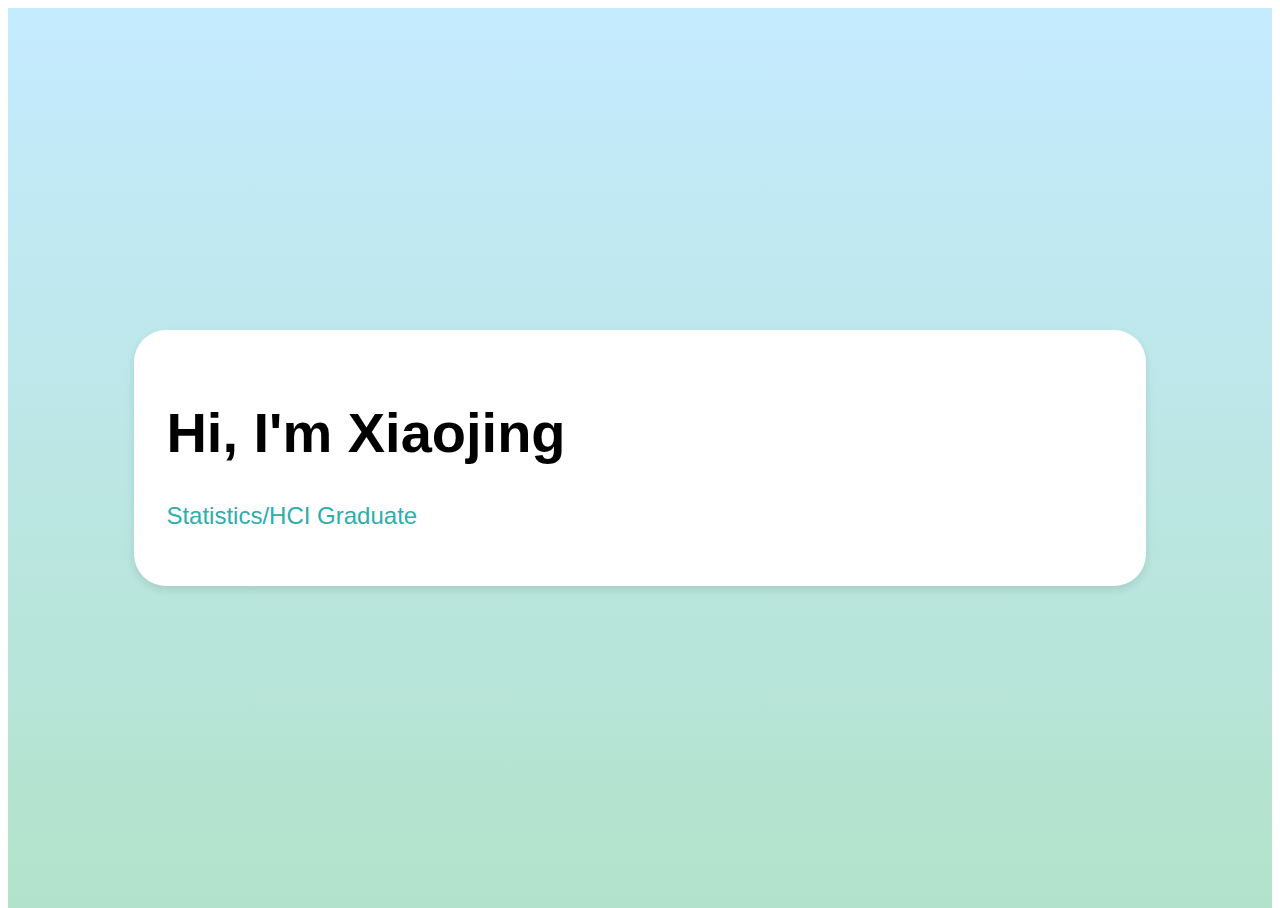
<file: index.html>
<!DOCTYPE html>
<html lang="en">
<head>
<meta charset="UTF-8">
<meta name="viewport" content="width=device-width, initial-scale=1.0">
<!-- <link rel="stylesheet" href="styles.css"> -->
<title>Xiaojing (Jing) Portfolio</title>
<style>
  body, html {
    font-family: 'Calibri',sans-serif;
    height: 100%;
  }
  .container {
    display: flex;
    justify-content: center;
    align-items: center; 
    height: 100vh; 
    box-sizing: border-box;
    background: linear-gradient(to top, rgba(146, 214, 180, 0.7), rgba(172, 226, 255, 0.7));
  }
  /* .content {
  display: flex;
  width: 72%;  
  align-items: center; 
  background: white;
  padding: 50px; 
  margin: 0 40px; 
  box-shadow: 0 4px 8px rgba(0, 0, 0, 0.1); 
  border-radius: 25px; 
  box-sizing: border-box;
} */
  .content {
    display: flex;
    flex-wrap: wrap;
    justify-content: center;
    width: 80%; /* Use percentage for width to be relative to the viewport */
    align-items: center;
    background: white;
    padding: 2rem; /* Use rem for padding to scale with root font size */
    margin: 0 auto; /* Center the content with auto margins */
    box-shadow: 0 4px 8px rgba(0, 0, 0, 0.1);
    border-radius: 2rem; 
    box-sizing: border-box;
  }

  @media (max-width: 768px) {
    .content {
      padding: 1rem; 
      border-radius: 1rem; 
    }
}
  .text-section {
      text-align: left;
      flex: 1;
    }
/* 
  .text-section {
    text-align: left;
    flex: 1;
  }
  .profile-pic {
  width: 80%; 
  max-width: 320px; 
  min-width: 150px; 
  height: auto; 
  background-image: url('images/profile2.jpg');
  background-size: cover;
  background-position: center;
  border-radius: 50%;
  margin: 20px auto; 
} */


/* Use rem for font sizes and margins to scale based on root font size */
h1{
  font-size : clamp(2rem, 10vw, 3.5rem);
}

.subtext {
  font-size: 1.5rem; 
  margin-top: 1rem;
  color:rgb(46, 173, 173);

}

/* p, .contact, .subtext {
  font-size: 1.25rem; 
  margin-top: 1rem;
} */
/* 
@media (max-width: 768px) {
 
  html {
    font-size: 14px; 
  }

  .profile-pic {
    width: 90%;
  }

  h1 {
    font-size: 3rem; 
  }
  p, .contact, .subtext {
    font-size: 1rem;
  }
}
  a {
    color: #399ed4;
    text-decoration: none;
  }
  a:hover {
    font-weight:bold;
  } */
</style>
</head>


<body>
<div class="container">
  <!-- <button  type="button" onclick="changePage(-1)" class="arrow left">&#10094;</button> -->
  <div class="content">
    <div class="text-section">
      <h1>Hi, I'm Xiaojing</h1>
      <p class = "subtext">Statistics/HCI Graduate</p>
      <!-- <p class="intro">
        Welcome &#x1F60A; This portfolio site showcases three of my latest projects:
        <a href="project_1.html">"Browsing Insights"</a>, a Chrome extension for advanced web history filtering, comparison, and visualization;
        <a href="project_2.html">"Netflix Originals Analysis"</a>, which uses web scraping and data visualization with Python to uncover Netflix production trends and IMDb audience reception;
        and <a href="project_3.html">"Twist-Con"</a>, a project dedicated to designing a VR controller that specifically enhances haptic feedback for twisting motions across various scenarios.
      </p>      
      <p class="contact">contact: xjing225@gmail.com | (61) 415860885 </p>
    </div>
    <div class="profile-pic"></div> -->
  </div>
  <!-- <button type="button" onclick="changePage(1)" class="arrow right">&#10095;</button> -->
</div>

<!-- <div class="navigation">
  <a href="index.html" class="dot active">1</a>
  <a href="project_1.html" class="dot">2</a>
  <a href="project_2.html" class="dot">3</a>
  <a href="project_3.html" class="dot">4</a>
</div> -->
<!-- <script src="navigation.js"></script> -->
</body>
</html>
</file>
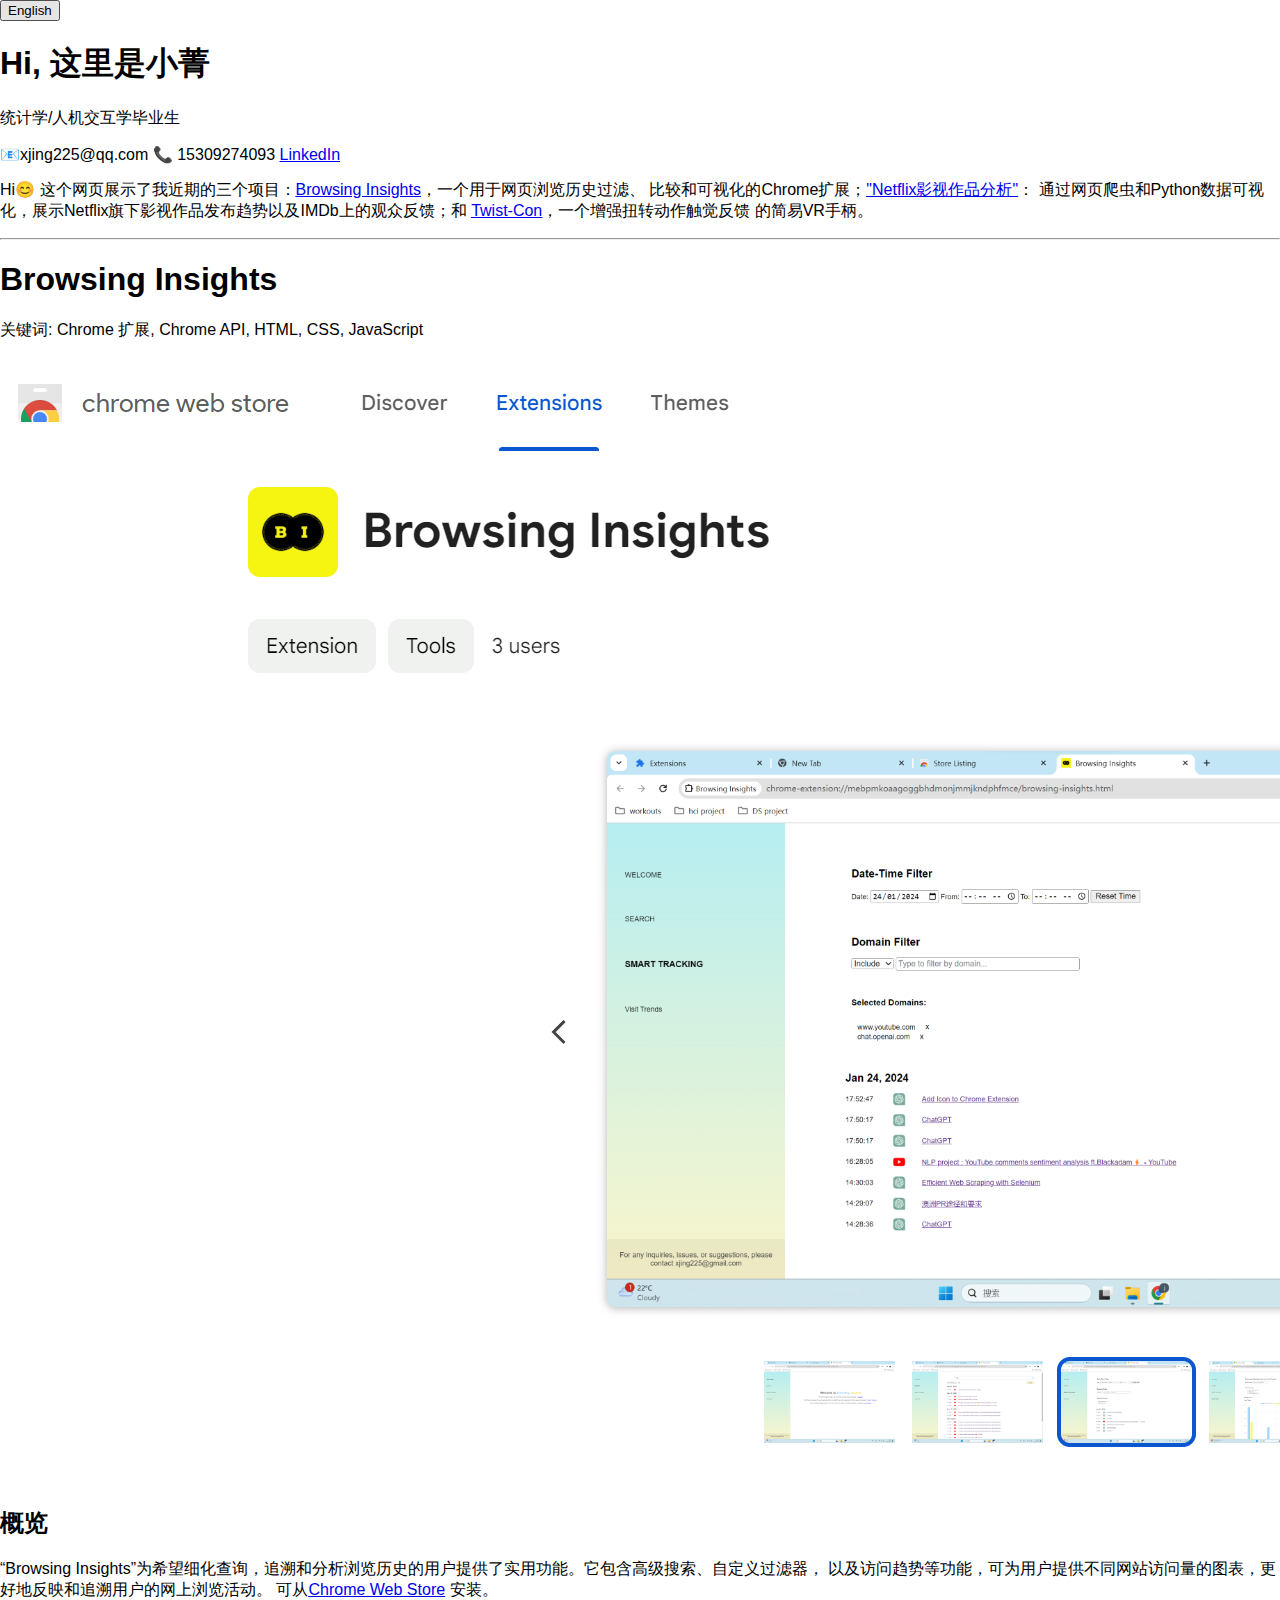
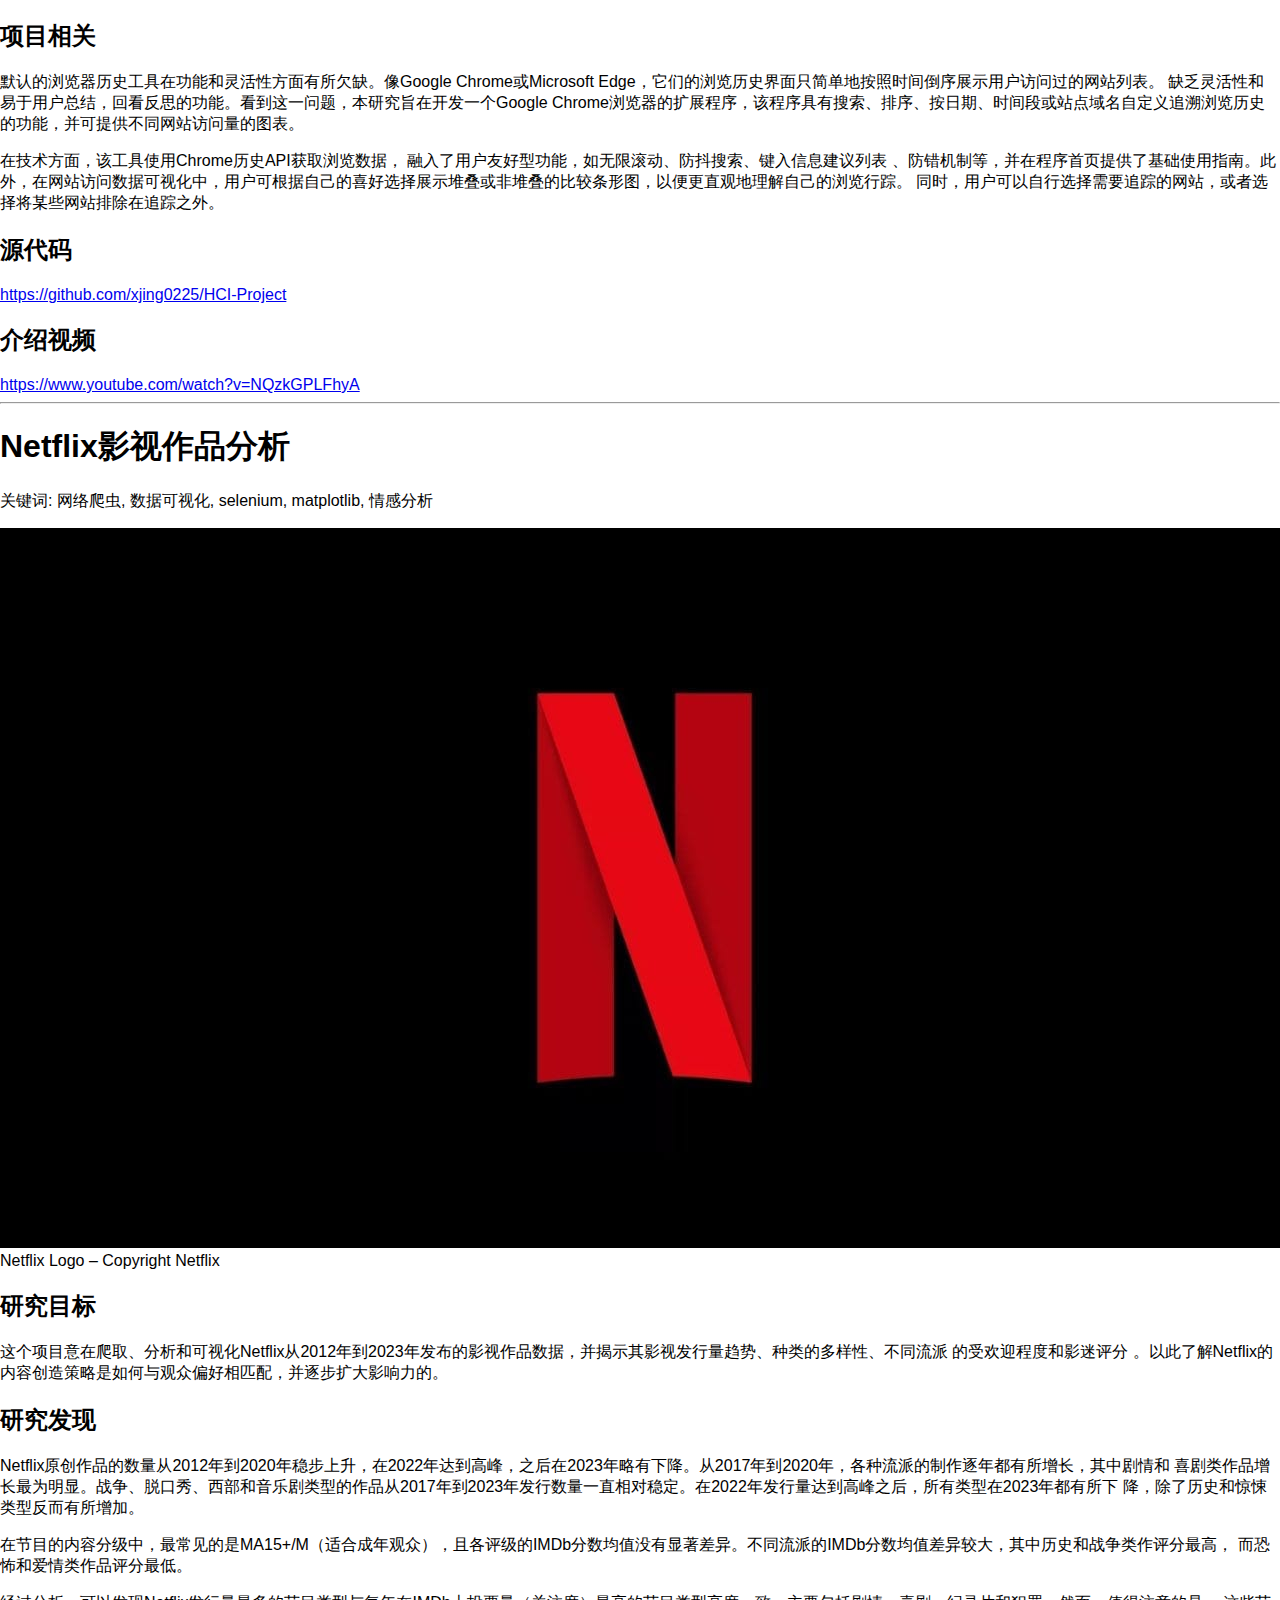
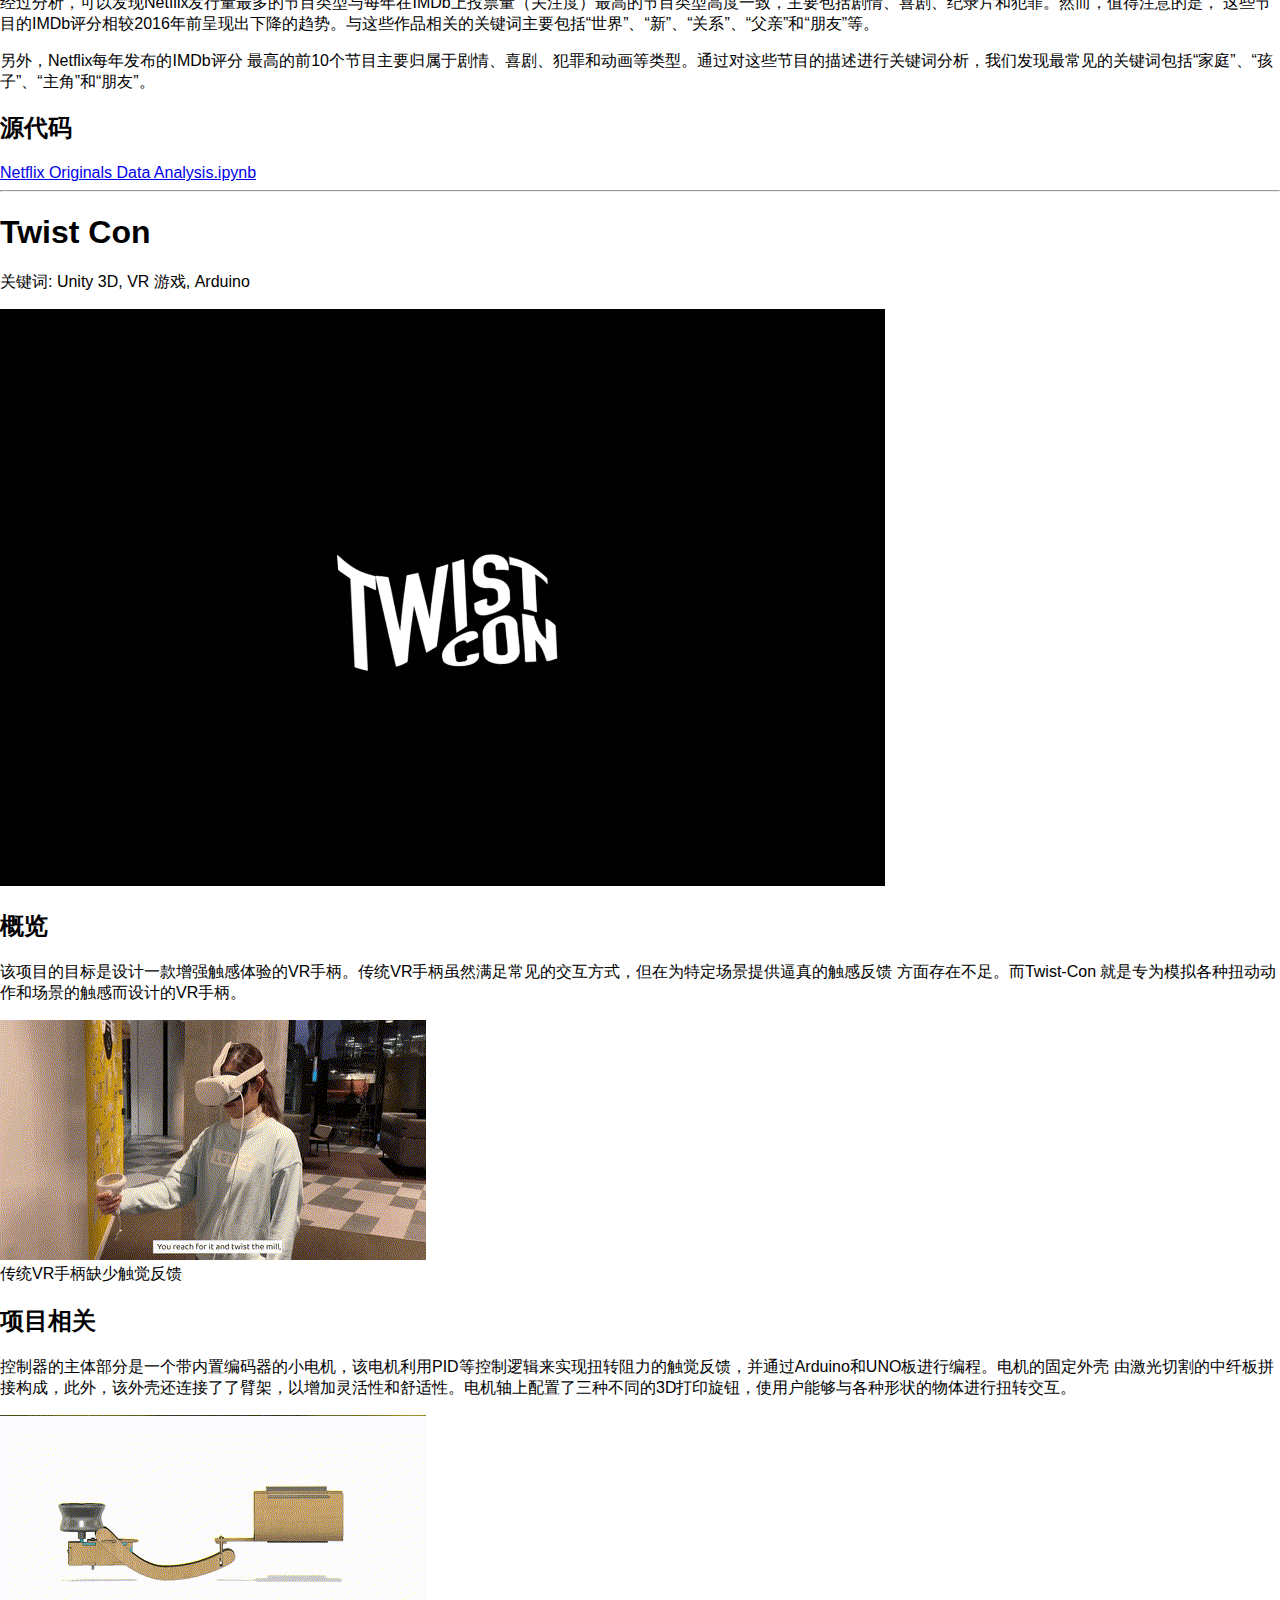
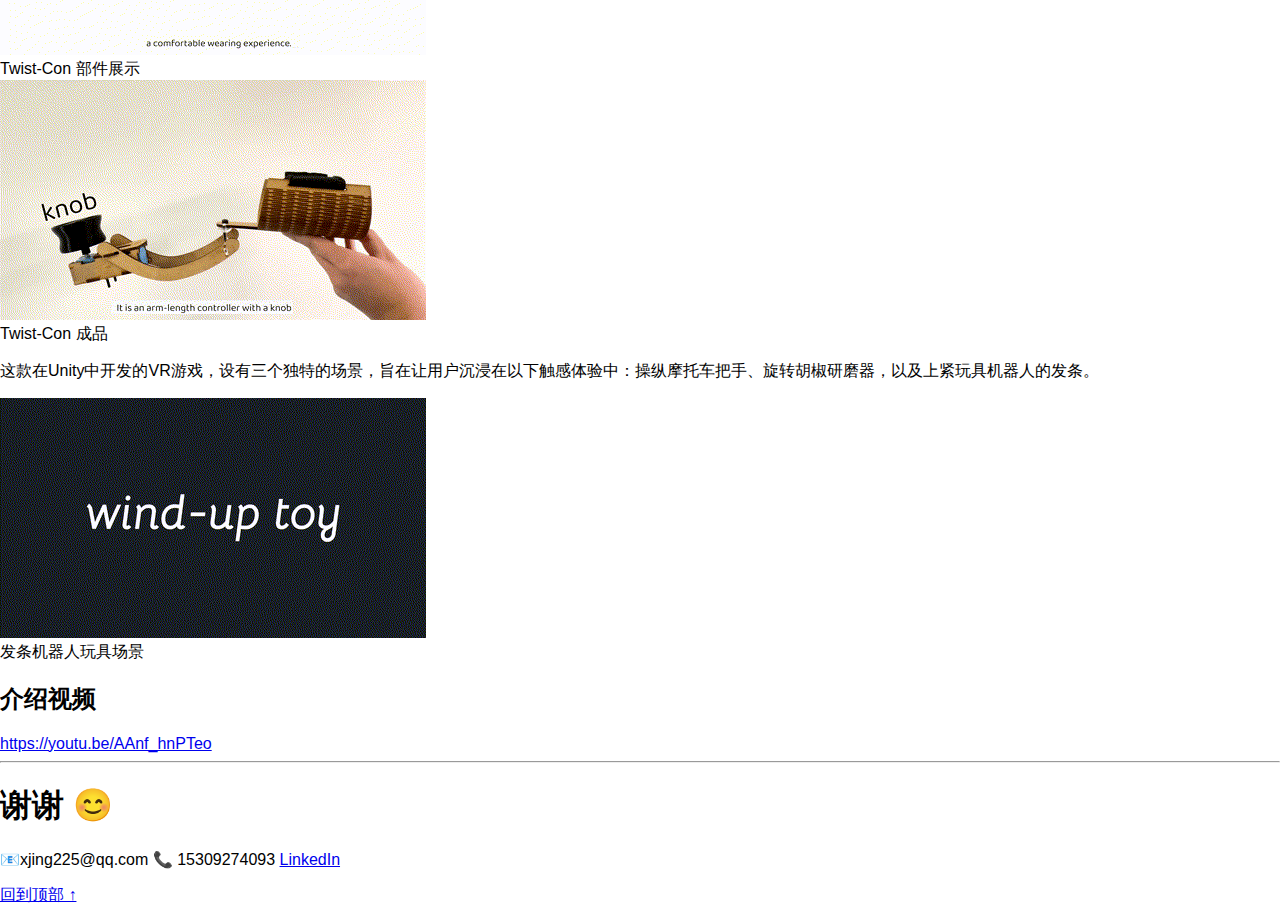
<file: index_cn.html>
<!DOCTYPE html>
<html lang="en">
<head>
<meta charset="UTF-8">
<meta name="viewport" content="width=device-width, initial-scale=1.0">
<title>Xiaojing (Jing) Portfolio</title>
<link rel="stylesheet" type="text/css" href="styles.css">
</head>
<body>
  
<div class="background">
  <div class="content">
    <div class="button-container">
      <button onclick="window.location.href='index.html';" class="language-switch">English</button>
    </div>
    <div id="section0"></div>
    <h1>Hi, 这里是小菁</h1>
    <p class = "subtext">统计学/人机交互学毕业生</p>
    <p class="subtext">&#128231;xjing225@qq.com &#x1F4DE; 15309274093 <a class = "subtext-l" href="https://www.linkedin.com/in/xiaojing-guo-3b944527b/">LinkedIn </a></p>
    <!-- <figure class="profile-pic">
      <img src="images/profile2.jpg" alt="Profile Photo"/>
    </figure> -->
    <p class="intro">
      Hi😊 这个网页展示了我近期的三个项目：<a href="#section1"><u>Browsing Insights</u></a>，一个用于网页浏览历史过滤、
      比较和可视化的Chrome扩展；<a href="#section2"><u>"Netflix影视作品分析"</u></a>：
      通过网页爬虫和Python数据可视化，展示Netflix旗下影视作品发布趋势以及IMDb上的观众反馈；和 <a href="#section3"><u>Twist-Con</u></a>，一个增强扭转动作触觉反馈
      的简易VR手柄。
    </p>
        
    <!-- project 1  -->
    <div id="section1"></div>
    <hr class="divider1">
    <h1>Browsing Insights</h1>
    <p class="subtext-b">关键词: Chrome 扩展, Chrome API, HTML, CSS, JavaScript</p>
    <div class="project-pic">
      <img src="images/bi.png" alt="Browsing Insights"/>
    </div>
    <h2>概览</h2>
      <p>“Browsing Insights”为希望细化查询，追溯和分析浏览历史的用户提供了实用功能。它包含高级搜索、自定义过滤器，
        以及访问趋势等功能，可为用户提供不同网站访问量的图表，更好地反映和追溯用户的网上浏览活动。
        可从<a href="https://chromewebstore.google.com/detail/browsing-insights/bfmammhikjndhdpnlldacijbmnlmjbii"><u>Chrome Web Store</u></a>
        安装。</p>
    <h2>项目相关</h2>
      <p>默认的浏览器历史工具在功能和灵活性方面有所欠缺。像Google Chrome或Microsoft Edge，它们的浏览历史界面只简单地按照时间倒序展示用户访问过的网站列表。
        缺乏<span class = "highlight">灵活性</span>和易于用户<span class = "highlight">总结，回看反思</span>的功能。看到这一问题，本研究旨在开发一个Google 
        Chrome浏览器的扩展程序，该程序具有搜索、排序、按日期、时间段或站点域名自定义追溯浏览历史的功能，并可提供不同网站访问量的图表。</p>
      <p>在技术方面，该工具使用Chrome历史API获取浏览数据， 融入了<span class = "highlight">用户友好型功能</span>，如无限滚动、防抖搜索、键入信息建议列表
        、防错机制等，并在程序首页提供了基础使用指南。此外，在网站访问数据可视化中，用户可根据自己的喜好选择展示堆叠或非堆叠的比较条形图，以便更直观地理解自己的浏览行踪。
        同时，用户可以自行选择需要追踪的网站，或者选择将某些网站排除在追踪之外。
    <h2>源代码</h2>
    <a href="https://github.com/xjing0225/HCI-Project">https://github.com/xjing0225/HCI-Project</a>
    <h2>介绍视频</h2>
    <a href="https://www.youtube.com/watch?v=NQzkGPLFhyA">https://www.youtube.com/watch?v=NQzkGPLFhyA</a>
  
      <!-- project 2  -->
      <div id="section2"></div>
      <hr class="divider2">
        <h1>Netflix影视作品分析</h1>
        <p class="subtext-b">关键词: 网络爬虫, 数据可视化, selenium, matplotlib, 情感分析</p>
        <div class="project-pic">
          <img src="images/nf.jpg" alt="Netflix Logo" />
          <figcaption>Netflix Logo – Copyright Netflix</figcaption>
        </div>
        <h2>研究目标</h2>
        <p>这个项目意在爬取、分析和可视化Netflix从2012年到2023年发布的影视作品数据，并揭示其影视<span class = "highlight">发行量趋势、种类的多样性、不同流派
          的受欢迎程度和影迷评分 </span>。以此了解Netflix的内容创造策略是如何与观众偏好相匹配，并逐步扩大影响力的。</p>
        <h2>研究发现</h2>
        <p>Netflix原创作品的数量从2012年到2020年稳步上升，在2022年达到高峰，之后在2023年略有下降。从2017年到2020年，各种流派的制作逐年都有所增长，其中剧情和
          喜剧类作品增长最为明显。战争、脱口秀、西部和音乐剧类型的作品从2017年到2023年发行数量一直相对稳定。在2022年发行量达到高峰之后，所有类型在2023年都有所下
          降，除了历史和惊悚类型反而有所增加。</p>
        <p>在节目的内容分级中，最常见的是MA15+/M（适合成年观众），且各评级的IMDb分数均值没有显著差异。不同流派的IMDb分数均值差异较大，其中历史和战争类作评分最高，
          而恐怖和爱情类作品评分最低。
          
        <p>经过分析，可以发现Netflix发行量最多的节目类型与每年在IMDb上投票量（关注度）最高的节目类型高度一致，主要包括剧情、喜剧、纪录片和犯罪。然而，值得注意的是，
          这些节目的IMDb评分相较2016年前呈现出下降的趋势。与这些作品相关的关键词主要包括“世界”、“新”、“关系”、“父亲”和“朋友”等。
        </p>
         <p>另外，Netflix每年发布的IMDb评分
          最高的前10个节目主要归属于剧情、喜剧、犯罪和动画等类型。通过对这些节目的描述进行关键词分析，我们发现最常见的关键词包括“家庭”、“孩子”、“主角”和“朋友”。</p></p>
        
        <h2>源代码</h2>
        <a href="https://github.com/xjing0225/xjing0225.github.io/blob/main/Netflix%20Releases%20Data%20Analysis.ipynb" >Netflix Originals Data Analysis.ipynb</a>

    <!-- project 3  -->
    <div id="section4"></div>
    <hr class="divider3">
    <h1>Twist Con</h1>
    <p class="subtext-b">关键词: Unity 3D, VR 游戏, Arduino</p>
    <div class="project-pic">
      <img src="images/tc_head.png" alt="Twsit Con"/>
    </div>
    <h2>概览</h2>
    <p>该项目的目标是设计一款<span class = "highlight">增强触感体验的VR手柄</span>。传统VR手柄虽然满足常见的交互方式，但在为特定场景提供逼真的触感反馈
      方面存在不足。而Twist-Con 就是专为模拟各种<span class = "highlight">扭动动作</span>和场景的触感而设计的VR手柄。
    <div class="project-pic">
      <img src="images/gif1.gif" alt="Twsit Con"/>
      <figcaption>传统VR手柄缺少触觉反馈</figcaption>
    </div>
    <h2>项目相关</h2>
      <p>
        控制器的主体部分是一个带内置编码器的小电机，该电机利用PID等控制逻辑来实现扭转阻力的触觉反馈，并通过Arduino和UNO板进行编程。电机的固定外壳
        由激光切割的中纤板拼接构成，此外，该外壳还连接了了臂架，以增加灵活性和舒适性。电机轴上配置了三种不同的3D打印旋钮，使用户能够与各种形状的物体进行扭转交互。
      </p>
      <div class="project-pic">
        <img src="images/modelgif1.gif" alt="Twsit Con"/>
        <figcaption>Twist-Con 部件展示</figcaption>
      </div>
      <div class="project-pic">
        <img src="images/modelgif2.gif" alt="Twsit Con"/>
        <figcaption>Twist-Con 成品</figcaption>
      </div>
      <p>
        这款在Unity中开发的VR游戏，设有三个独特的场景，旨在让用户沉浸在以下触感体验中：操纵摩托车把手、旋转胡椒研磨器，以及上紧玩具机器人的发条。
      </p>
      <div class="project-pic">
        <img src="images/spinny.gif" alt="Twsit Con"/>
        <figcaption>发条机器人玩具场景</figcaption>
      </div>
      <h2>介绍视频</h2>
      <a href="https://youtu.be/AAnf_hnPTeo">https://youtu.be/AAnf_hnPTeo</a>

      <hr class="divider4">
      <h1>谢谢 &#x1F60A;</h1>
      <p class="subtext">&#128231;xjing225@qq.com &#x1F4DE; 15309274093  <a class = "subtext-l" href="https://www.linkedin.com/in/xiaojing-guo-3b944527b/">LinkedIn </a></p>
      <p></p>
      <a href="#section0">回到顶部  &#8593;</a>
  </div>
</div>
</body>
</html>
</file>
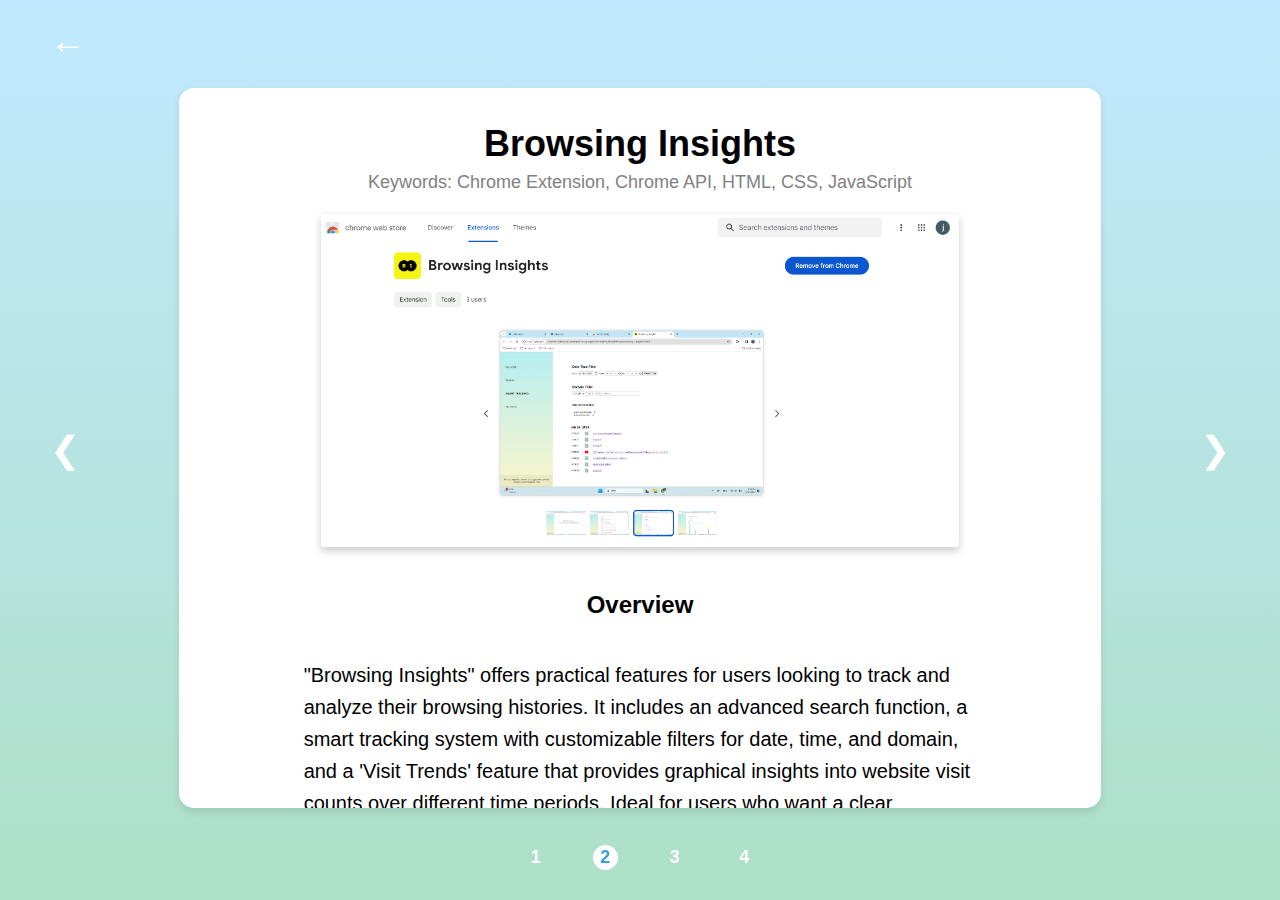
<file: project_1.html>
<!DOCTYPE html>
<html lang="en">
<head>
<meta charset="UTF-8">
<meta name="viewport" content="width=device-width, initial-scale=1.0">
<link rel="stylesheet" href="styles.css">
<title>Browsing Insighs</title>
<style>
  body, html {
    font-family: 'Calibri',sans-serif;
    margin: 0;
    padding: 0;
    background: linear-gradient(to top, rgba(146, 214, 180, 0.5), rgba(172, 226, 255, 0.5));
    height: 100%;
  }
  .container {
    display: flex;
    justify-content: center;
    align-items: center; 
    height: 100vh;
    box-sizing: border-box;
  }
  .content {
    display: flex;
    flex-direction: column; 
    width: 72%; 
    align-items: center; 
    background: white;
    padding: 35px; 
    margin-bottom: 5px; 
    box-shadow: 0 4px 8px rgba(0, 0, 0, 0.1);
    border-radius: 15px; 
    overflow-y: auto; 
    box-sizing: border-box;
    max-height: 80vh; 
  }
  h1 {
    font-size: 36px;
    margin: 0;
  }
  p {
    font-size: 20px;
    line-height: 1.6;
    max-width: 79%;
  }
  .subtext {
    margin-top: 3px;
    font-size: 18px;
    color:rgb(129, 129, 129);
  }
  a {
    color: #0366d6; 
    text-decoration: none;
    font-weight: bold;
  }
  a:hover {
    text-decoration: underline;
  }
  .highlight {
    color: #0366d6;
    font-weight: bold;
}

  .project-image {
    width: 75%;
    text-align: center;
    margin-bottom: 20px;
    background-image: url("images/bi.png"); 
    background-size: cover;
    background-position: center;
  }
  .project-image img {
    width: 100%;
    height: auto; 
    box-shadow: 0 4px 8px 0 rgba(0, 0, 0, 0.2);
    border-radius: 4px; 
  }
  .repo-link {
    color: #0366d6; 
    text-decoration: none;
    font-size: 20px;
  }
  .repo-link:hover {
    text-decoration: underline;
  }

</style>
</head>
<body>
  <div class="back-button-container">
    <a href="index.html" class="back-button">&#x2190;</a>
  </div>  
  <div class="container">
    <button  type="button" onclick="changePage(-1)" class="arrow left">&#10094;</button>
    <div class="content">
      <h1>Browsing Insights</h1>
      <p class="subtext">Keywords: Chrome Extension, Chrome API, HTML, CSS, JavaScript</p>
      <div class="project-image">
        <img src="images/bi.png" alt="Browsing Insights"/>
      </div>
      <h2>Overview</h2>
      <p>"Browsing Insights" offers practical features for users looking to track and analyze their browsing histories. 
        It includes an advanced search function, a smart tracking system with customizable filters for date, time, and domain, 
        and a 'Visit Trends' feature that provides graphical insights into website visit counts over different time periods. 
        Ideal for users who want a clear overview and a better reflection of their online activity. Available for installation from the
        <a href="https://chromewebstore.google.com/detail/browsing-insights/bfmammhikjndhdpnlldacijbmnlmjbii">Chrome Web Store</a>.</p>
      <h2>About this Study</h2>
        <p>Default browser history tools fall short in terms of functionality and flexibility for users seeking deeper insights into their 
          browsing activities, standard browser history tabs like those in Google Chrome or Microsoft Edge only provide a chronological list
           of visited sites, lacking functionalities for <span class = "highlight">flexible navigation</span> and <span class = "highlight">
            reflective practices</span>. Seeing this gap, this study aimed to develop an extension to the Google Chrome browser which not only 
            logs users' histories but offers features that assist with flexible, site-based tracking and gaining a deeper understanding of 
            online activities through data visualization. It has capabilities for searching, sorting, customizable record-tracking by date, 
            time, or site domain, and graphical displays of site visits across different time frames.</p>
           <p>On the technical side, the tool was developed with Chrome history API for data retrieval, and considerations were given to the 
          overall layout and functionalities of the extension. <span class = "highlight">User-friendly features</span>, such as infinite scrolling, debounced search,
           and suggestion lists for typed information were integrated. Guidance was provided on the homepage, and error prevention 
           mechanisms were embedded for various user inputs. Further, users had viewing options for the data visualization of stacked or 
           non-stacked comparative bar charts. For flexibility, users could also decide which site or sites they wanted to include or 
           exclude from their tracking.</p>
      <h2>Source Code</h2>
        <a href="https://github.com/xjing0225/HCI-Project" class="repo-link">https://github.com/xjing0225/HCI-Project</a>

    </div>
    <button type="button" onclick="changePage(1)" class="arrow right">&#10095;</button>
  </div>

<div class="navigation">
    <a href="index.html" class="dot">1</a>
    <a href="project_1.html" class="dot active">2</a>
    <a href="project_2.html" class="dot">3</a>
    <a href="project_3.html" class="dot">4</a>
  </div>
  
<script src="navigation.js"></script>
</body>
</html>
</file>
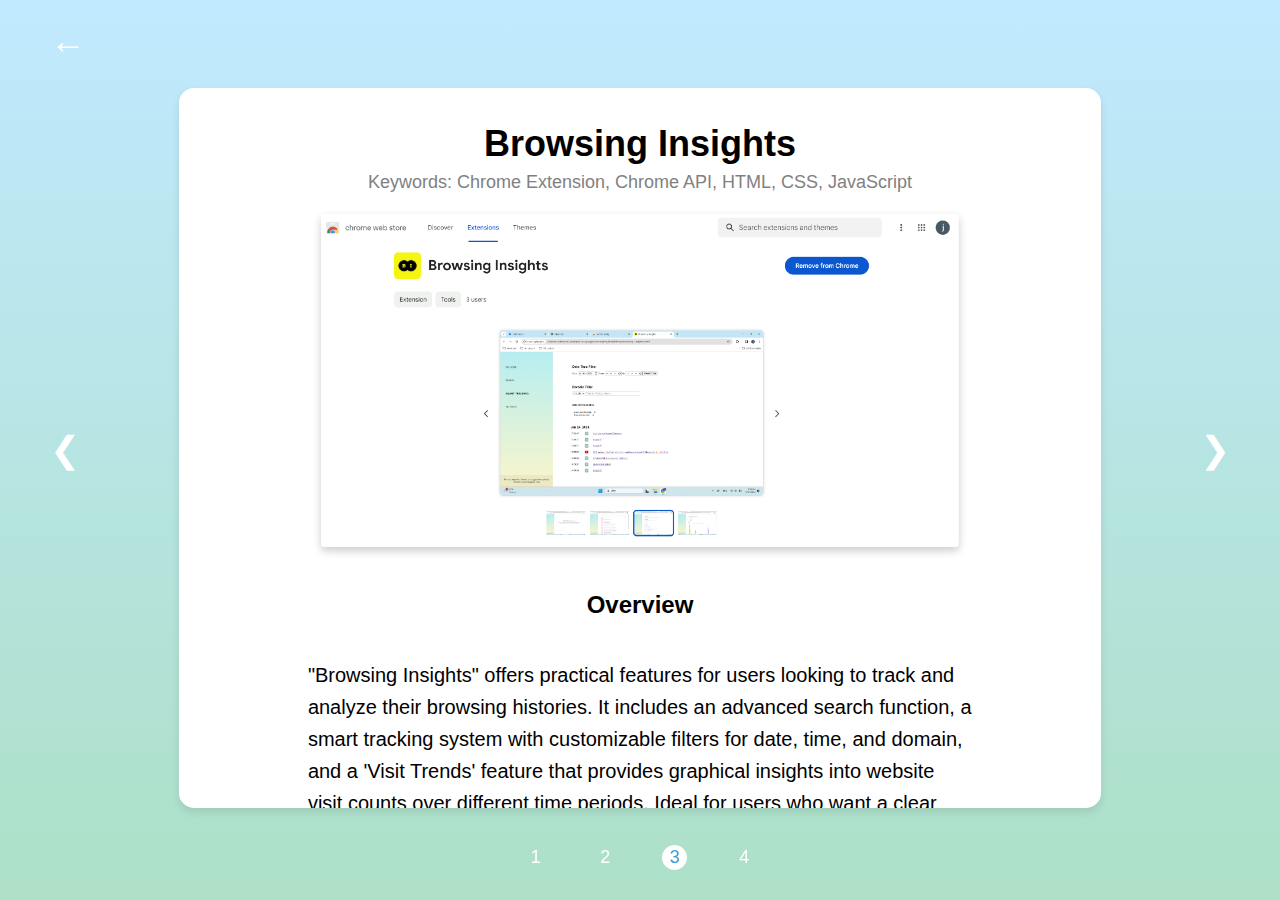
<file: project_2.html>
<!DOCTYPE html>
<html lang="en">
<head>
<meta charset="UTF-8">
<meta name="viewport" content="width=device-width, initial-scale=1.0">
<link rel="stylesheet" href="styles.css">
<title>Netflix Originals Analysis</title>
<style>
  body, html {
    font-family: 'Calibri',sans-serif;
    margin: 0;
    padding: 0;
    background: linear-gradient(to top, rgba(146, 214, 180, 0.5), rgba(172, 226, 255, 0.5));
    height: 100%;
  }
  .container {
    display: flex;
    justify-content: center;
    align-items: center; 
    height: 100vh;
    box-sizing: border-box;
  }
  .content {
    display: flex;
    flex-direction: column; 
    width: 72%; 
    align-items: center; 
    background: white;
    padding: 35px; 
    margin-bottom: 5px; 
    box-shadow: 0 4px 8px rgba(0, 0, 0, 0.1);
    border-radius: 15px; 
    overflow-y: auto; 
    box-sizing: border-box;
    max-height: 80vh; 
  }
  h1 {
    font-size: 36px;
    margin: 0;
  }
  p {
    font-size: 20px;
    line-height: 1.6;
    max-width: 78%;
  }
  .subtext {
    margin-top: 3px;
    font-size: 18px;
    color:rgb(129, 129, 129);
  }
  a {
    color: #0000EE;
    text-decoration: none;
  }
  a:hover {
    text-decoration: underline;
  }
  .project-image {
    width: 75%;
    text-align: center;
    margin-bottom: 20px;
    background-image: url("images/bi.png"); 
    background-size: cover;
    background-position: center;
  }
  .project-image img {
    width: 100%;
    height: auto; 
    box-shadow: 0 4px 8px 0 rgba(0, 0, 0, 0.2);
    border-radius: 4px; 
  }
</style>
</head>
<body>
  <div class="back-button-container">
    <a href="index.html" class="back-button">&#x2190;</a>
  </div>  
  <div class="container">
    <button  type="button" onclick="changePage(-1)" class="arrow left">&#10094;</button>
    <div class="content">
      <h1>Browsing Insights</h1>
      <p class="subtext">Keywords: Chrome Extension, Chrome API, HTML, CSS, JavaScript</p>
      <div class="project-image">
        <img src="images/bi.png" alt="Browsing Insights"/>
      </div>
      <h2>Overview</h2>
      <p>"Browsing Insights" offers practical features for users looking to track and analyze their browsing histories. 
        It includes an advanced search function, a smart tracking system with customizable filters for date, time, and domain, 
        and a 'Visit Trends' feature that provides graphical insights into website visit counts over different time periods. 
        Ideal for users who want a clear overview and a better reflection of their online activity. Install from 
        <a href="https://chromewebstore.google.com/detail/browsing-insights/bfmammhikjndhdpnlldacijbmnlmjbii">Chrome Web Store</a>.</p>
      <h2>Source Code</h2>
      <p>Please see github</p>
    </div>
    <button type="button" onclick="changePage(1)" class="arrow right">&#10095;</button>
  </div>
<div class="navigation">
    <a href="index.html" class="dot">1</a>
    <a href="project_1.html" class="dot">2</a>
    <a href="project_2.html" class="dot active">3</a>
    <a href="project_3.html" class="dot">4</a>
  </div>
<script src="navigation.js"></script>
</body>
</html>
</file>
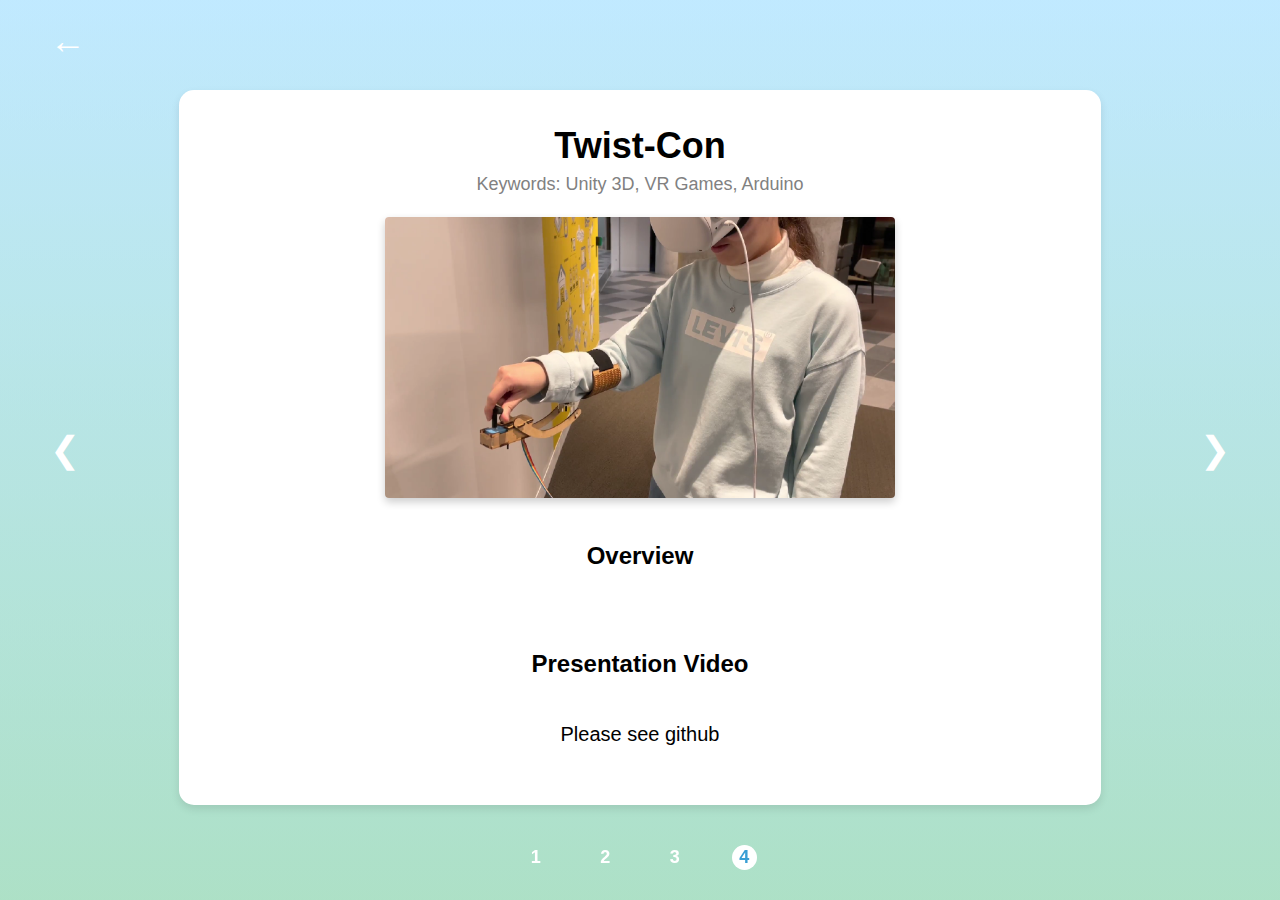
<file: project_3.html>
<!DOCTYPE html>
<html lang="en">
<head>
<meta charset="UTF-8">
<meta name="viewport" content="width=device-width, initial-scale=1.0">
<link rel="stylesheet" href="styles.css">
<title>Twist Con</title>
<style>
  body, html {
    font-family: 'Calibri',sans-serif;
    margin: 0;
    padding: 0;
    background: linear-gradient(to top, rgba(146, 214, 180, 0.5), rgba(172, 226, 255, 0.5));
    height: 100%;
  }
  .container {
    display: flex;
    justify-content: center;
    align-items: center; 
    height: 100vh;
    box-sizing: border-box;
  }
  .content {
    display: flex;
    flex-direction: column; 
    width: 72%; 
    align-items: center; 
    background: white;
    padding: 35px; 
    margin-bottom: 5px; 
    box-shadow: 0 4px 8px rgba(0, 0, 0, 0.1);
    border-radius: 15px; 
    overflow-y: auto; 
    box-sizing: border-box;
    max-height: 80vh; 
  }
  h1 {
    font-size: 36px;
    margin: 0;
  }
  p {
    font-size: 20px;
    line-height: 1.6;
    max-width: 78%;
  }
  .subtext {
    margin-top: 3px;
    font-size: 18px;
    color:rgb(129, 129, 129);
  }
  a {
    color: #0366d6; 
    text-decoration: none;
    font-weight: bold;
    font-size: 20px;
  }
  a:hover {
    text-decoration: underline;
  }
  .highlight {
    color: #0366d6;
    font-weight: bold;
}
  .project-image {
    width: 75%;
    text-align: center;
    margin-bottom: 20px;
    background-size: cover;
    background-position: center;
  }
  .project-image img {
    width: 80%;
    height: 80%; 
    box-shadow: 0 4px 8px 0 rgba(0, 0, 0, 0.2);
    border-radius: 4px; 
  }
</style>
</head>
<body>
  <div class="back-button-container">
    <a href="index.html" class="back-button">&#x2190;</a>
  </div>  
  <div class="container">
    <button  type="button" onclick="changePage(-1)" class="arrow left">&#10094;</button>
    <div class="content">
      <h1>Twist-Con</h1>
      <p class="subtext">Keywords: Unity 3D, VR Games, Arduino</p>
      <div class="project-image">
        <img src="images/tc1.png" alt="Browsing Insights"/>
      </div>
      <h2>Overview</h2>
      <p></p>
      <h2>Presentation Video</h2>
      <p>Please see github</p>
    </div>
    <button type="button" onclick="changePage(1)" class="arrow right">&#10095;</button>
  </div>
<div class="navigation">
    <a href="index.html" class="dot">1</a>
    <a href="project_1.html" class="dot">2</a>
    <a href="project_2.html" class="dot">3</a>
    <a href="project_3.html" class="dot active">4</a>
  </div>
  
<script src="navigation.js"></script>
</body>
</html>
</file>
<file: styles.css>
body, html {
    font-family: 'Calibri', sans-serif;
    margin: 0;
    padding: 0;
    height: 100%;
  }
  
/* Navigation styles */
.navigation {
    text-align: center;
    position: fixed;
    bottom: 30px;
    left: 0;
    right: 0;
  }
  
  .dot {
    cursor: pointer;
    width: 25px; 
    height: 25px;
    line-height: 25px;
    margin: 0 20px;
    background-color: transparent;
    color: white; 
    border-radius: 50%;
    display: inline-block;
    text-align: center; 
    font-size: 18px; 
    vertical-align: middle; 
    text-decoration: none; 
    transition: background-color 0.3s, color 0.3s; 
  }
  
  .dot:hover, .dot.active {
    background-color:white;
    color: #399ed4; 
    text-decoration: none; 
  }
  
  .back-button-container {
    position: absolute;
    top: 20px;
    left: 50px;
  }
  .back-button {
    color: #ffffff; 
    text-decoration: none; 
    font-size: 36px; 
    border-radius: 5px; 
    transition: all 0.3s ease; 
  }

  .back-button:hover {
    font-weight:bold;
    text-decoration: none;
  }

  .arrow {
    position: absolute;
    top: 50%;
    transform: translateY(-50%);
    background: none;
    border: none;
    font-size: 36px;
    cursor: pointer;
    padding: 50px;
    color: rgb(255, 255, 255); 
  }
  
  .arrow.left {
    left: 0;
  }
  
  .arrow.right {
    right: 0;
  }
  
  .arrow:hover {
    font-weight: bold;
  }
</file>
